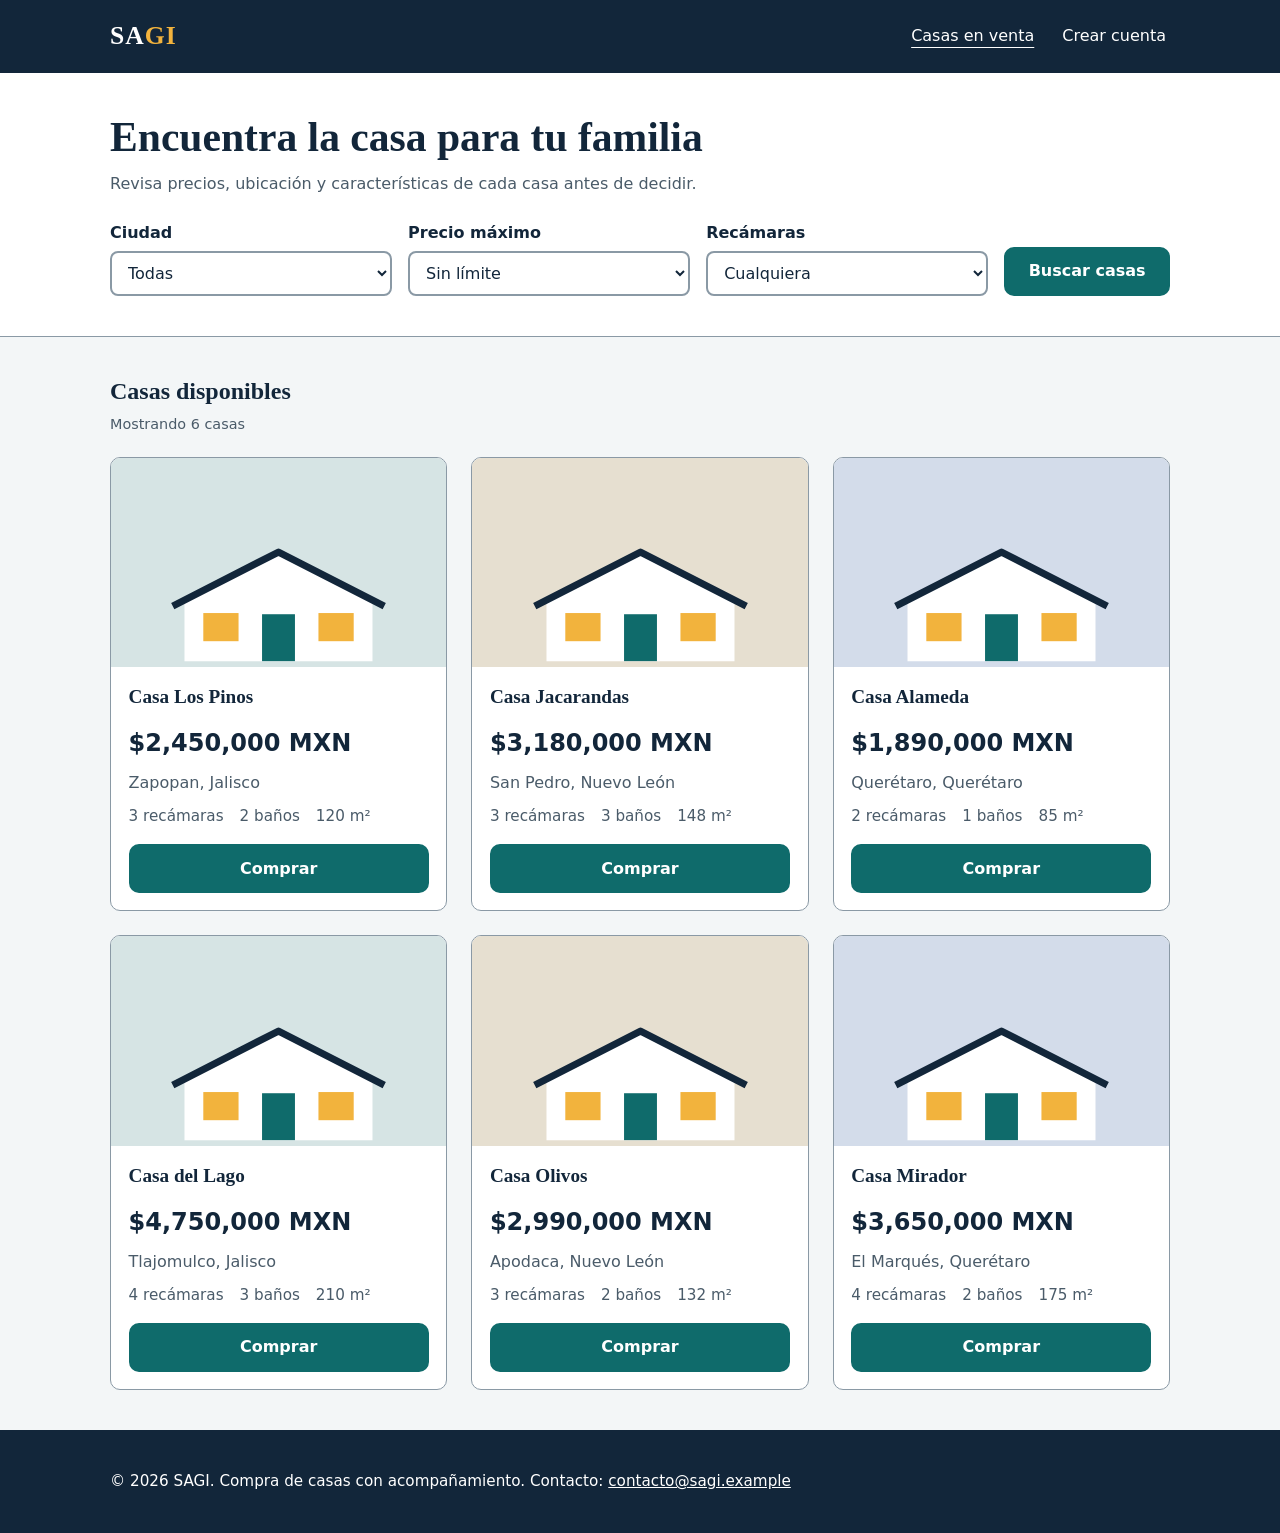
<file: index.html>
<!DOCTYPE html>
<html lang="es">

<head>
    <meta charset="UTF-8">
    <meta name="viewport" content="width=device-width, initial-scale=1">
    <title>Casas en venta | SAGI</title>
    <link rel="stylesheet" href="styles.css">
</head>

<body>
    <a class="saltar" href="#contenido">Saltar al contenido</a>
    <header class="cabecera">
        <div class="contenedor">
            <a class="logo" href="index.html" aria-label="SAGI, ir al inicio">SA<span>GI</span></a>
            <nav aria-label="Principal">
                <ul class="menu">
                    <li><a href="index.html" aria-current="page">Casas en venta</a></li>
                    <li><a href="registro.html">Crear cuenta</a></li>
                </ul>
            </nav>
        </div>
    </header>
    <main id="contenido">
        <section class="portada">
            <div class="contenedor">
                <h1>Encuentra la casa para tu familia</h1>
                <p>Revisa precios, ubicaci&oacute;n y caracter&iacute;sticas de cada casa antes de decidir.</p>
                <form class="filtros" aria-label="Filtrar casas">
                    <div class="campo"><label for="ciudad">Ciudad</label>
                        <select id="ciudad">
                            <option>Todas</option>
                            <option>Guadalajara</option>
                            <option>Monterrey</option>
                            <option>Quer&eacute;taro</option>
                        </select>
                    </div>
                    <div class="campo"><label for="precio">Precio m&aacute;ximo</label>
                        <select id="precio">
                            <option>Sin l&iacute;mite</option>
                            <option>$2,000,000</option>
                            <option>$3,500,000</option>
                            <option>$5,000,000</option>
                        </select>
                    </div>
                    <div class="campo"><label for="rec">Rec&aacute;maras</label>
                        <select id="rec">
                            <option>Cualquiera</option>
                            <option>2 o m&aacute;s</option>
                            <option>3 o m&aacute;s</option>
                            <option>4 o m&aacute;s</option>
                        </select>
                    </div>
                    <button class="boton" type="submit">Buscar casas</button>
                </form>
            </div>
        </section>
        <section class="seccion contenedor" aria-labelledby="titulo-lista">
            <h2 id="titulo-lista">Casas disponibles</h2>
            <p class="ayuda">Mostrando 6 casas</p>
            <ul class="rejilla">
                <li>
                    <article class="tarjeta">
                        <div class="foto " role="img" aria-label="Ilustraci&oacute;n de Casa Los Pinos"></div>
                        <div class="tarjeta__cuerpo">
                            <h3>Casa Los Pinos</h3>
                            <p class="precio">$2,450,000 MXN</p>
                            <p class="ubicacion">Zapopan, Jalisco</p>
                            <ul class="datos" aria-label="Caracter&iacute;sticas">
                                <li>3 rec&aacute;maras</li>
                                <li>2 ba&ntilde;os</li>
                                <li>120 m&sup2;</li>
                            </ul>
                            <a class="boton" href="casa.html">Comprar<span class="solo-lectores"> Casa Los
                                    Pinos</span></a>
                        </div>
                    </article>
                </li>
                <li>
                    <article class="tarjeta">
                        <div class="foto foto--b" role="img" aria-label="Ilustraci&oacute;n de Casa Jacarandas"></div>
                        <div class="tarjeta__cuerpo">
                            <h3>Casa Jacarandas</h3>
                            <p class="precio">$3,180,000 MXN</p>
                            <p class="ubicacion">San Pedro, Nuevo Le&oacute;n</p>
                            <ul class="datos" aria-label="Caracter&iacute;sticas">
                                <li>3 rec&aacute;maras</li>
                                <li>3 ba&ntilde;os</li>
                                <li>148 m&sup2;</li>
                            </ul>
                            <a class="boton" href="casa.html">Comprar<span class="solo-lectores"> Casa
                                    Jacarandas</span></a>
                        </div>
                    </article>
                </li>
                <li>
                    <article class="tarjeta">
                        <div class="foto foto--c" role="img" aria-label="Ilustraci&oacute;n de Casa Alameda"></div>
                        <div class="tarjeta__cuerpo">
                            <h3>Casa Alameda</h3>
                            <p class="precio">$1,890,000 MXN</p>
                            <p class="ubicacion">Quer&eacute;taro, Quer&eacute;taro</p>
                            <ul class="datos" aria-label="Caracter&iacute;sticas">
                                <li>2 rec&aacute;maras</li>
                                <li>1 ba&ntilde;os</li>
                                <li>85 m&sup2;</li>
                            </ul>
                            <a class="boton" href="casa.html">Comprar<span class="solo-lectores"> Casa
                                    Alameda</span></a>
                        </div>
                    </article>
                </li>
                <li>
                    <article class="tarjeta">
                        <div class="foto " role="img" aria-label="Ilustraci&oacute;n de Casa del Lago"></div>
                        <div class="tarjeta__cuerpo">
                            <h3>Casa del Lago</h3>
                            <p class="precio">$4,750,000 MXN</p>
                            <p class="ubicacion">Tlajomulco, Jalisco</p>
                            <ul class="datos" aria-label="Caracter&iacute;sticas">
                                <li>4 rec&aacute;maras</li>
                                <li>3 ba&ntilde;os</li>
                                <li>210 m&sup2;</li>
                            </ul>
                            <a class="boton" href="casa.html">Comprar<span class="solo-lectores"> Casa del
                                    Lago</span></a>
                        </div>
                    </article>
                </li>
                <li>
                    <article class="tarjeta">
                        <div class="foto foto--b" role="img" aria-label="Ilustraci&oacute;n de Casa Olivos"></div>
                        <div class="tarjeta__cuerpo">
                            <h3>Casa Olivos</h3>
                            <p class="precio">$2,990,000 MXN</p>
                            <p class="ubicacion">Apodaca, Nuevo Le&oacute;n</p>
                            <ul class="datos" aria-label="Caracter&iacute;sticas">
                                <li>3 rec&aacute;maras</li>
                                <li>2 ba&ntilde;os</li>
                                <li>132 m&sup2;</li>
                            </ul>
                            <a class="boton" href="casa.html">Comprar<span class="solo-lectores"> Casa Olivos</span></a>
                        </div>
                    </article>
                </li>
                <li>
                    <article class="tarjeta">
                        <div class="foto foto--c" role="img" aria-label="Ilustraci&oacute;n de Casa Mirador"></div>
                        <div class="tarjeta__cuerpo">
                            <h3>Casa Mirador</h3>
                            <p class="precio">$3,650,000 MXN</p>
                            <p class="ubicacion">El Marqu&eacute;s, Quer&eacute;taro</p>
                            <ul class="datos" aria-label="Caracter&iacute;sticas">
                                <li>4 rec&aacute;maras</li>
                                <li>2 ba&ntilde;os</li>
                                <li>175 m&sup2;</li>
                            </ul>
                            <a class="boton" href="casa.html">Comprar<span class="solo-lectores"> Casa
                                    Mirador</span></a>
                        </div>
                    </article>
                </li>
            </ul>
        </section>
    </main>
    <footer class="pie">
        <div class="contenedor">
            <p>&copy; 2026 SAGI. Compra de casas con acompa&ntilde;amiento. Contacto: <a
                    href="mailto:contacto@sagi.example">contacto@sagi.example</a></p>
        </div>
    </footer>
</body>

</html>
</file>
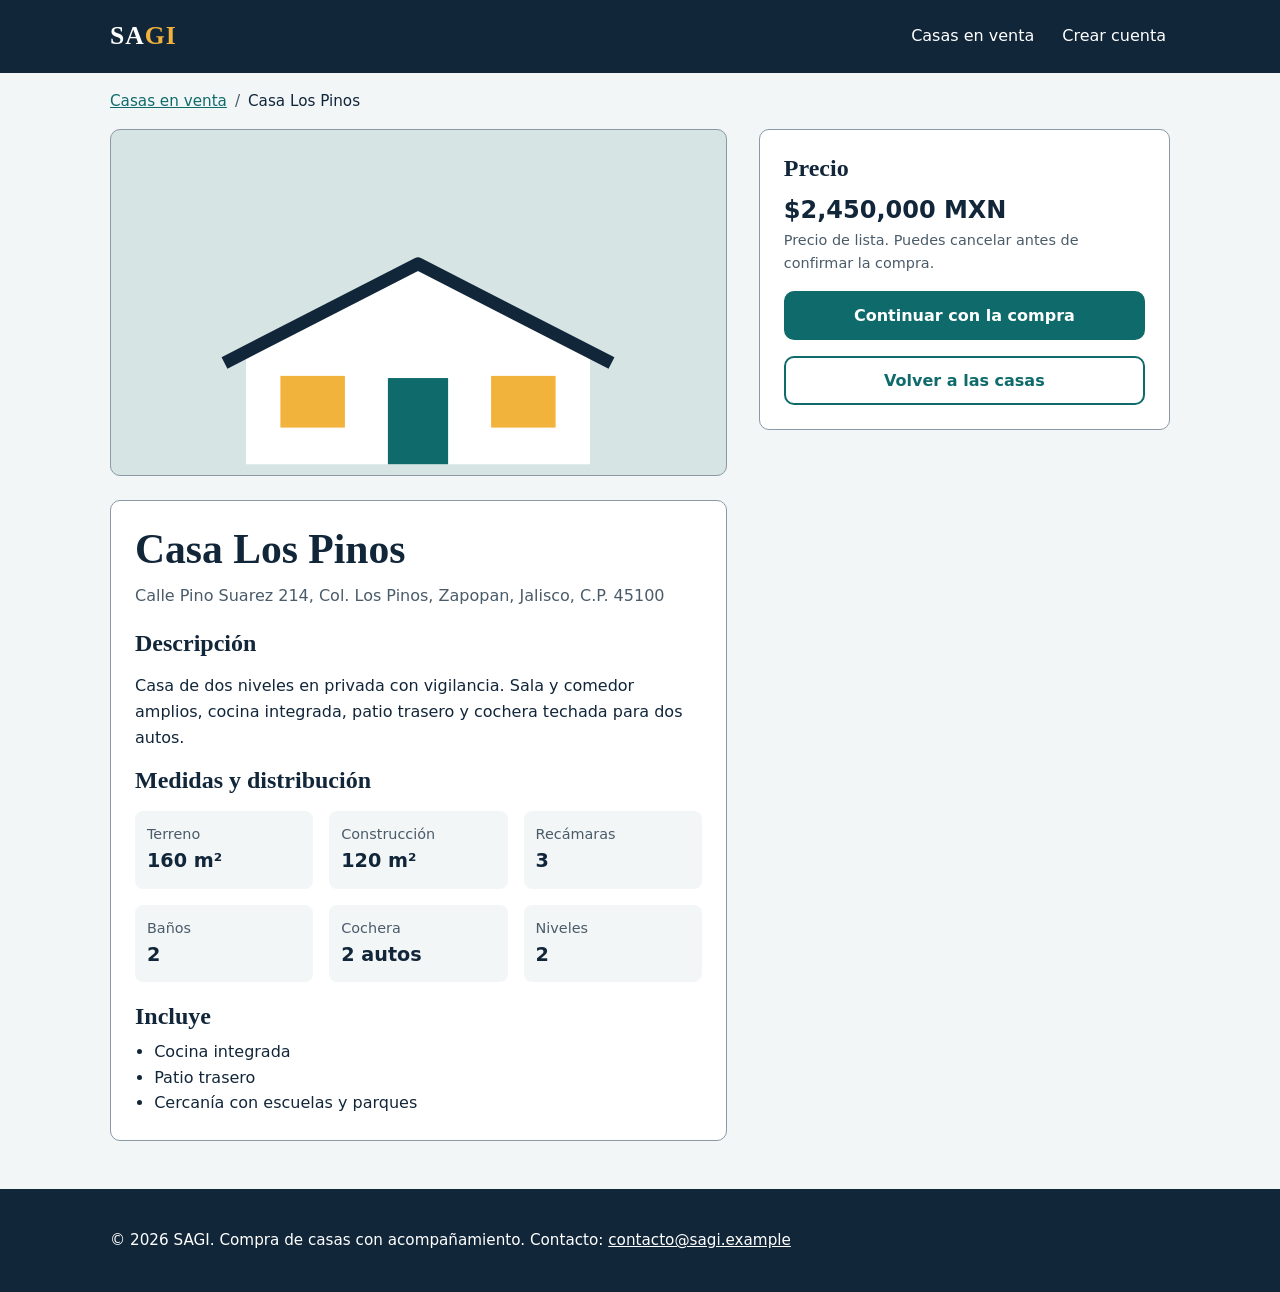
<file: casa.html>
<!DOCTYPE html>
<html lang="es">

<head>
    <meta charset="UTF-8">
    <meta name="viewport" content="width=device-width, initial-scale=1">
    <title>Casa Los Pinos | SAGI</title>
    <link rel="stylesheet" href="styles.css">
</head>

<body>
    <a class="saltar" href="#contenido">Saltar al contenido</a>
    <header class="cabecera">
        <div class="contenedor">
            <a class="logo" href="index.html" aria-label="SAGI, ir al inicio">SA<span>GI</span></a>
            <nav aria-label="Principal">
                <ul class="menu">
                    <li><a href="index.html">Casas en venta</a></li>
                    <li><a href="registro.html">Crear cuenta</a></li>
                </ul>
            </nav>
        </div>
    </header>
    <main id="contenido" class="contenedor">
        <nav class="migas" aria-label="Ruta de navegaci&oacute;n">
            <ol>
                <li><a href="index.html">Casas en venta</a></li>
                <li aria-current="page">Casa Los Pinos</li>
            </ol>
        </nav>
        <div class="detalle">
            <section aria-labelledby="titulo-casa">
                <div class="foto foto--grande" role="img"
                    aria-label="Ilustraci&oacute;n de la fachada de Casa Los Pinos"></div>
                <div class="panel" style="margin-top:1.5rem">
                    <h1 id="titulo-casa">Casa Los Pinos</h1>
                    <p class="ubicacion">Calle Pino Suarez 214, Col. Los Pinos, Zapopan, Jalisco, C.P. 45100</p>
                    <h2 style="margin-top:1.25rem">Descripci&oacute;n</h2>
                    <p>Casa de dos niveles en privada con vigilancia. Sala y comedor amplios, cocina integrada, patio
                        trasero y cochera techada para dos autos.</p>
                    <h2>Medidas y distribuci&oacute;n</h2>
                    <dl class="ficha">
                        <div>
                            <dt>Terreno</dt>
                            <dd>160 m&sup2;</dd>
                        </div>
                        <div>
                            <dt>Construcci&oacute;n</dt>
                            <dd>120 m&sup2;</dd>
                        </div>
                        <div>
                            <dt>Rec&aacute;maras</dt>
                            <dd>3</dd>
                        </div>
                        <div>
                            <dt>Ba&ntilde;os</dt>
                            <dd>2</dd>
                        </div>
                        <div>
                            <dt>Cochera</dt>
                            <dd>2 autos</dd>
                        </div>
                        <div>
                            <dt>Niveles</dt>
                            <dd>2</dd>
                        </div>
                    </dl>
                    <h2 style="margin-top:1.25rem">Incluye</h2>
                    <ul class="lista-simple">
                        <li>Cocina integrada</li>
                        <li>Patio trasero</li>
                        <li>Cercan&iacute;a con escuelas y parques</li>
                    </ul>
                </div>
            </section>
            <aside class="panel" aria-labelledby="titulo-compra">
                <h2 id="titulo-compra">Precio</h2>
                <p class="precio">$2,450,000 MXN</p>
                <p class="ayuda" style="margin-bottom:1rem">Precio de lista. Puedes cancelar antes de confirmar la
                    compra.</p>
                <a class="boton boton--ancho" href="registro.html">Continuar con la compra</a>
                <p style="margin:1rem 0 0"><a class="boton boton--sec boton--ancho" href="index.html">Volver a las
                        casas</a></p>
            </aside>
        </div>
    </main>
    <footer class="pie">
        <div class="contenedor">
            <p>&copy; 2026 SAGI. Compra de casas con acompa&ntilde;amiento. Contacto: <a
                    href="mailto:contacto@sagi.example">contacto@sagi.example</a></p>
        </div>
    </footer>
</body>

</html>
</file>
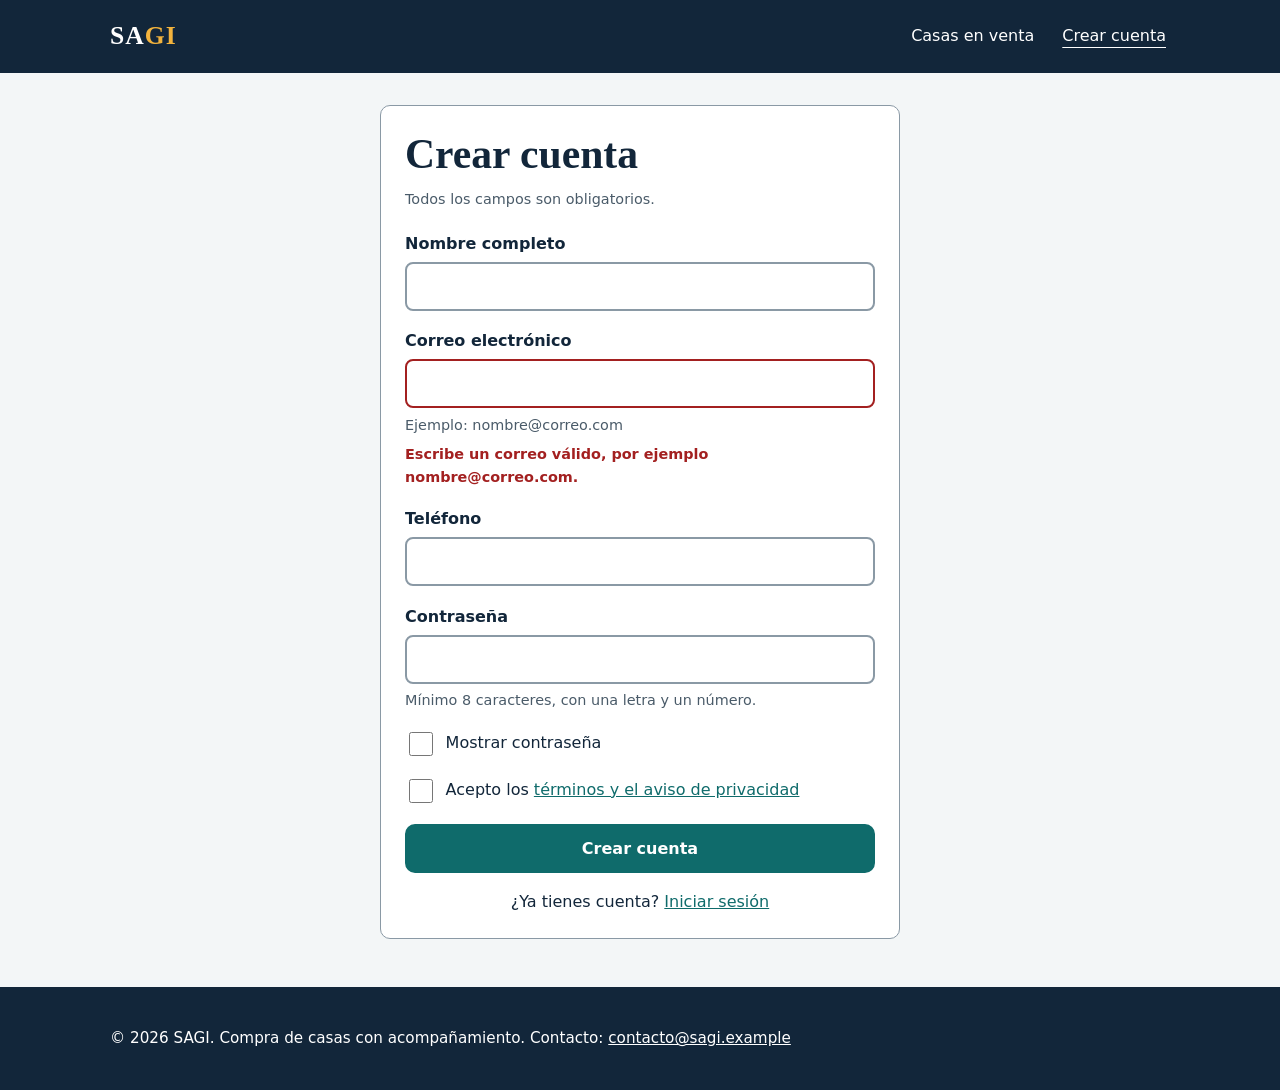
<file: registro.html>
<!DOCTYPE html>
<html lang="es">

<head>
    <meta charset="UTF-8">
    <meta name="viewport" content="width=device-width, initial-scale=1">
    <title>Crear cuenta | SAGI</title>
    <link rel="stylesheet" href="styles.css">
</head>

<body>
    <a class="saltar" href="#contenido">Saltar al contenido</a>
    <header class="cabecera">
        <div class="contenedor">
            <a class="logo" href="index.html" aria-label="SAGI, ir al inicio">SA<span>GI</span></a>
            <nav aria-label="Principal">
                <ul class="menu">
                    <li><a href="index.html">Casas en venta</a></li>
                    <li><a href="registro.html" aria-current="page">Crear cuenta</a></li>
                </ul>
            </nav>
        </div>
    </header>
    <main id="contenido" class="contenedor">
        <form class="formulario panel" action="#" novalidate aria-labelledby="titulo-registro">
            <h1 id="titulo-registro">Crear cuenta</h1>
            <p class="ayuda" style="margin-bottom:1.25rem">Todos los campos son obligatorios.</p>
            <div class="campo">
                <label for="nombre">Nombre completo</label>
                <input id="nombre" name="nombre" type="text" autocomplete="name" required>
            </div>
            <div class="campo">
                <label for="correo">Correo electr&oacute;nico</label>
                <input id="correo" name="correo" type="email" autocomplete="email"
                    aria-describedby="ayuda-correo error-correo" aria-invalid="true" required>
                <p class="ayuda" id="ayuda-correo">Ejemplo: nombre@correo.com</p>
                <p class="error" id="error-correo">Escribe un correo v&aacute;lido, por ejemplo nombre@correo.com.</p>
            </div>
            <div class="campo">
                <label for="telefono">Tel&eacute;fono</label>
                <input id="telefono" name="telefono" type="tel" autocomplete="tel" inputmode="tel" required>
            </div>
            <div class="campo">
                <label for="clave">Contrase&ntilde;a</label>
                <input id="clave" name="clave" type="password" autocomplete="new-password" minlength="8"
                    aria-describedby="ayuda-clave" required>
                <p class="ayuda" id="ayuda-clave">M&iacute;nimo 8 caracteres, con una letra y un n&uacute;mero.</p>
            </div>
            <div class="check">
                <input id="ver" type="checkbox">
                <label for="ver" style="font-weight:400">Mostrar contrase&ntilde;a</label>
            </div>
            <div class="check">
                <input id="terminos" name="terminos" type="checkbox" required>
                <label for="terminos" style="font-weight:400">Acepto los <a href="#">t&eacute;rminos y el aviso de
                        privacidad</a></label>
            </div>
            <button class="boton boton--ancho" type="submit">Crear cuenta</button>
            <p style="text-align:center;margin:1rem 0 0">&iquest;Ya tienes cuenta? <a href="#">Iniciar sesi&oacute;n</a>
            </p>
        </form>
    </main>
    <footer class="pie">
        <div class="contenedor">
            <p>&copy; 2026 SAGI. Compra de casas con acompa&ntilde;amiento. Contacto: <a
                    href="mailto:contacto@sagi.example">contacto@sagi.example</a></p>
        </div>
    </footer>
</body>

</html>
</file>
<file: styles.css>
/* SAGI - estilos compartidos. Contrastes verificados (WCAG 2.2 AA):
   texto #12263A sobre #FFFFFF = 15:1 | blanco sobre #0F6B6B = 6.3:1 | #4A5B69 sobre blanco = 7:1 */
:root {
  --tinta: #12263A;
  --suave: #4A5B69;
  --verde: #0F6B6B;
  --verde-osc: #0A4F4F;
  --fondo: #F3F6F7;
  --blanco: #FFFFFF;
  --linea: #8A99A5;
  --error: #A32020;
  --ok: #1B6B3A;
  --sol: #F2B33D;
  --radio: 10px;
  --fuente: "Segoe UI", system-ui, -apple-system, Roboto, Arial, sans-serif;
}

* {
  box-sizing: border-box
}

html {
  font-size: 100%
}

body {
  margin: 0;
  font-family: var(--fuente);
  color: var(--tinta);
  background: var(--fondo);
  line-height: 1.6
}

h1,
h2,
h3 {
  font-family: Georgia, "Times New Roman", serif;
  line-height: 1.2;
  margin: 0 0 .5rem
}

h1 {
  font-size: clamp(1.8rem, 4vw, 2.6rem)
}

h2 {
  font-size: 1.5rem
}

h3 {
  font-size: 1.2rem
}

a {
  color: var(--verde)
}

a:hover {
  color: var(--verde-osc)
}

:focus-visible {
  outline: 3px solid var(--tinta);
  outline-offset: 3px;
  box-shadow: 0 0 0 6px var(--sol)
}

.saltar {
  position: absolute;
  left: -999px;
  top: 0;
  background: var(--tinta);
  color: #fff;
  padding: .75rem 1rem;
  z-index: 10
}

.saltar:focus {
  left: 0
}

.contenedor {
  max-width: 1100px;
  margin: 0 auto;
  padding: 0 1.25rem
}

/* Encabezado */
.cabecera {
  background: var(--tinta);
  color: #fff
}

.cabecera .contenedor {
  display: flex;
  flex-wrap: wrap;
  align-items: center;
  justify-content: space-between;
  gap: .75rem;
  padding-block: .9rem
}

.logo {
  font-family: Georgia, serif;
  font-size: 1.6rem;
  font-weight: 700;
  color: #fff;
  text-decoration: none;
  letter-spacing: .04em
}

.logo span {
  color: var(--sol)
}

.menu {
  display: flex;
  gap: 1.25rem;
  list-style: none;
  margin: 0;
  padding: 0
}

.menu a {
  color: #fff;
  text-decoration: none;
  padding: .5rem .25rem;
  display: inline-block;
  min-height: 44px;
  line-height: 28px
}

.menu a:hover,
.menu a[aria-current="page"] {
  text-decoration: underline;
  text-underline-offset: 6px
}

/* Botones: 44px minimo de alto (WCAG 2.5.8) */
.boton {
  display: inline-flex;
  align-items: center;
  justify-content: center;
  min-height: 44px;
  padding: .6rem 1.4rem;
  border: 2px solid var(--verde);
  border-radius: var(--radio);
  background: var(--verde);
  color: #fff;
  font: inherit;
  font-weight: 600;
  text-decoration: none;
  cursor: pointer
}

.boton:hover {
  background: var(--verde-osc);
  border-color: var(--verde-osc);
  color: #fff
}

.boton--sec {
  background: #fff;
  color: var(--verde)
}

.boton--sec:hover {
  background: var(--fondo);
  color: var(--verde-osc)
}

.boton--ancho {
  width: 100%
}

/* Portada */
.portada {
  background: var(--blanco);
  border-bottom: 1px solid var(--linea);
  padding-block: 2.5rem
}

.portada p {
  max-width: 60ch;
  color: var(--suave);
  margin: 0 0 1.5rem
}

.filtros {
  display: flex;
  flex-wrap: wrap;
  gap: 1rem;
  align-items: end
}

.campo {
  display: flex;
  flex-direction: column;
  gap: .35rem;
  flex: 1 1 180px
}

label,
.etiqueta {
  font-weight: 600
}

input,
select,
textarea {
  font: inherit;
  color: var(--tinta);
  background: #fff;
  border: 2px solid var(--linea);
  border-radius: 8px;
  padding: .6rem .75rem;
  min-height: 44px;
  width: 100%
}

input:hover,
select:hover {
  border-color: var(--tinta)
}

.ayuda {
  font-size: .9rem;
  color: var(--suave);
  margin: 0
}

.error {
  font-size: .9rem;
  color: var(--error);
  font-weight: 600;
  margin: 0
}

input[aria-invalid="true"] {
  border-color: var(--error)
}

/* Tarjetas */
.seccion {
  padding-block: 2.5rem
}

.rejilla {
  display: grid;
  grid-template-columns: repeat(auto-fill, minmax(280px, 1fr));
  gap: 1.5rem;
  list-style: none;
  margin: 1.25rem 0 0;
  padding: 0
}

.tarjeta {
  background: #fff;
  border: 1px solid var(--linea);
  border-radius: var(--radio);
  overflow: hidden;
  display: flex;
  flex-direction: column;
  height: 100%
}

.foto {
  aspect-ratio: 16/10;
  background-color: #D6E4E4;
  background-repeat: no-repeat;
  background-position: center bottom;
  background-size: 70% auto;
  background-image: url("data:image/svg+xml,%3Csvg xmlns='http://www.w3.org/2000/svg' viewBox='0 0 200 110'%3E%3Cpath d='M20 105V55l80-40 80 40v50z' fill='%23fff'/%3E%3Cpath d='M10 58 100 12l90 46' fill='none' stroke='%2312263A' stroke-width='6' stroke-linejoin='round'/%3E%3Crect x='86' y='65' width='28' height='40' fill='%230F6B6B'/%3E%3Crect x='36' y='64' width='30' height='24' fill='%23F2B33D'/%3E%3Crect x='134' y='64' width='30' height='24' fill='%23F2B33D'/%3E%3C/svg%3E")
}

.foto--b {
  background-color: #E6DFD0
}

.foto--c {
  background-color: #D3DCEA
}

.foto--grande {
  aspect-ratio: 16/9;
  border-radius: var(--radio);
  border: 1px solid var(--linea)
}

.tarjeta__cuerpo {
  padding: 1.1rem;
  display: flex;
  flex-direction: column;
  gap: .5rem;
  flex: 1
}

.precio {
  font-size: 1.5rem;
  font-weight: 700;
  margin: 0
}

.ubicacion {
  margin: 0;
  color: var(--suave)
}

.datos {
  display: flex;
  gap: 1rem;
  list-style: none;
  padding: 0;
  margin: 0 0 .5rem;
  color: var(--suave);
  font-size: .95rem
}

.tarjeta .boton {
  margin-top: auto
}

/* Detalle */
.migas {
  padding-block: 1rem;
  font-size: .95rem
}

.migas ol {
  list-style: none;
  display: flex;
  flex-wrap: wrap;
  gap: .5rem;
  margin: 0;
  padding: 0
}

.migas li+li::before {
  content: "/";
  margin-right: .5rem;
  color: var(--suave)
}

.detalle {
  display: grid;
  grid-template-columns: 1fr;
  gap: 2rem;
  padding-bottom: 3rem
}

@media(min-width:860px) {
  .detalle {
    grid-template-columns: 3fr 2fr;
    align-items: start
  }
}

.panel {
  background: #fff;
  border: 1px solid var(--linea);
  border-radius: var(--radio);
  padding: 1.5rem
}

.ficha {
  display: grid;
  grid-template-columns: repeat(auto-fit, minmax(130px, 1fr));
  gap: 1rem;
  margin: 1rem 0 0
}

.ficha div {
  background: var(--fondo);
  border-radius: 8px;
  padding: .75rem
}

.ficha dt {
  font-size: .9rem;
  color: var(--suave)
}

.ficha dd {
  margin: 0;
  font-weight: 700;
  font-size: 1.2rem
}

.lista-simple {
  padding-left: 1.2rem;
  margin: .5rem 0 0
}

/* Formulario */
.formulario {
  max-width: 520px;
  margin: 2rem auto 3rem
}

.formulario .campo {
  margin-bottom: 1.1rem
}

.check {
  display: flex;
  gap: .6rem;
  align-items: flex-start;
  margin-bottom: 1.1rem
}

.check input {
  width: 24px;
  height: 24px;
  min-height: 0;
  margin-top: .15rem;
  accent-color: var(--verde)
}

.pie {
  background: var(--tinta);
  color: #fff;
  padding-block: 1.5rem;
  font-size: .95rem
}

.pie a {
  color: #fff
}

.solo-lectores {
  position: absolute;
  width: 1px;
  height: 1px;
  overflow: hidden;
  clip: rect(0 0 0 0)
}

@media(prefers-reduced-motion:reduce) {
  * {
    animation: none !important;
    transition: none !important
  }
}
</file>
